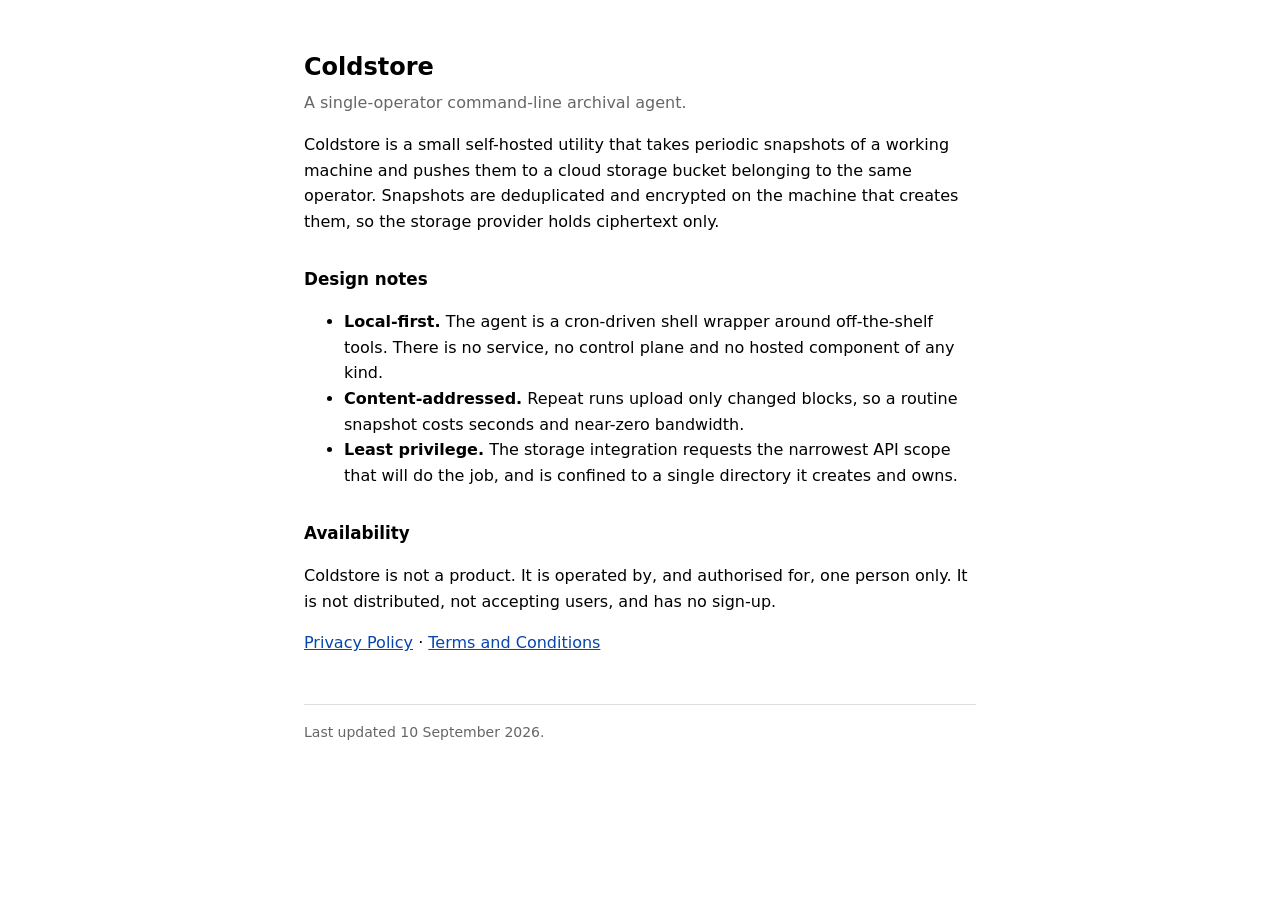
<file: index.html>
<!doctype html>
<html lang="en">
<head>
<meta charset="utf-8">
<meta name="viewport" content="width=device-width, initial-scale=1">
<title>Coldstore</title>
<link rel="stylesheet" href="style.css">
</head>
<body>

<h1>Coldstore</h1>
<p class="sub">A single-operator command-line archival agent.</p>

<p>Coldstore is a small self-hosted utility that takes periodic snapshots of a
working machine and pushes them to a cloud storage bucket belonging to the
same operator. Snapshots are deduplicated and encrypted on the machine that
creates them, so the storage provider holds ciphertext only.</p>

<h2>Design notes</h2>
<ul>
  <li><strong>Local-first.</strong> The agent is a cron-driven shell wrapper
      around off-the-shelf tools. There is no service, no control plane and no
      hosted component of any kind.</li>
  <li><strong>Content-addressed.</strong> Repeat runs upload only changed
      blocks, so a routine snapshot costs seconds and near-zero bandwidth.</li>
  <li><strong>Least privilege.</strong> The storage integration requests the
      narrowest API scope that will do the job, and is confined to a single
      directory it creates and owns.</li>
</ul>

<h2>Availability</h2>
<p>Coldstore is not a product. It is operated by, and authorised for, one
person only. It is not distributed, not accepting users, and has no sign-up.</p>

<p><a href="privacy.html">Privacy Policy</a> · <a href="terms-and-conditions/">Terms and Conditions</a></p>

<footer>Last updated 10 September 2026.</footer>

</body>
</html>
</file>
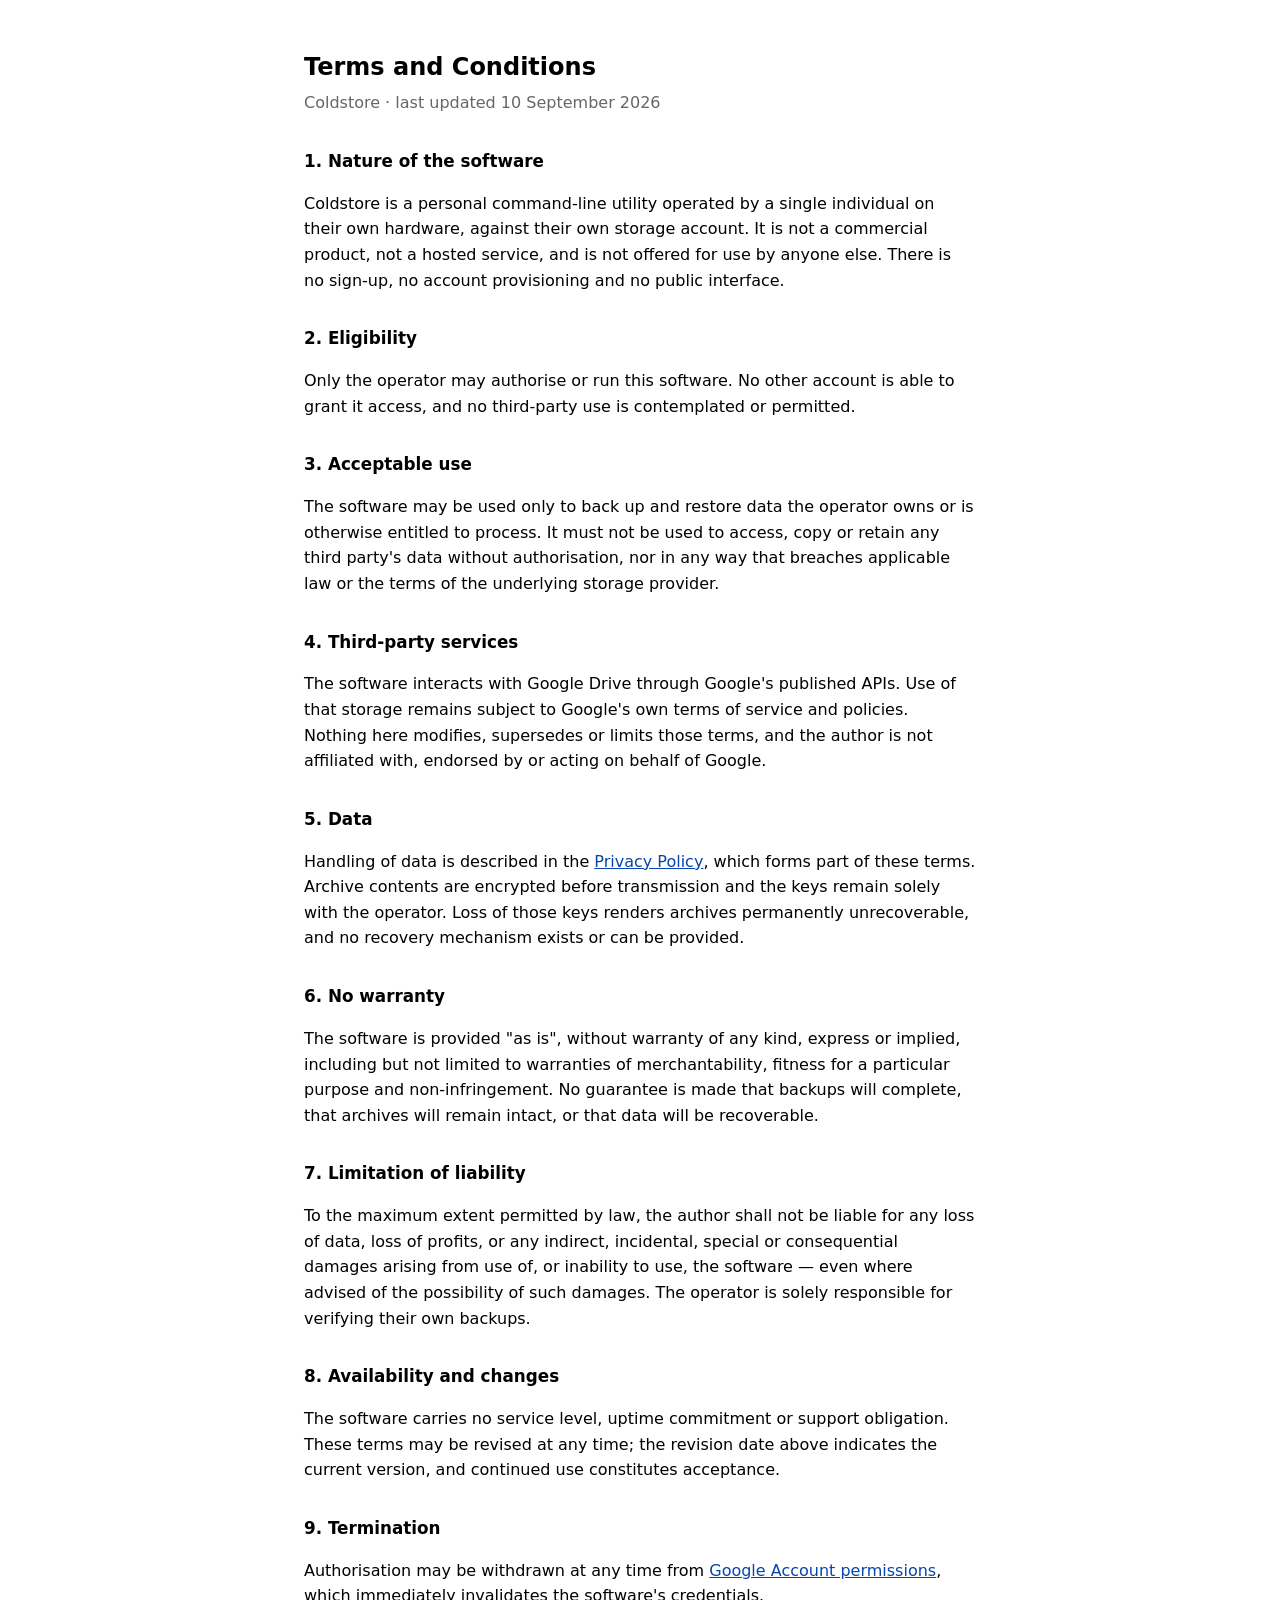
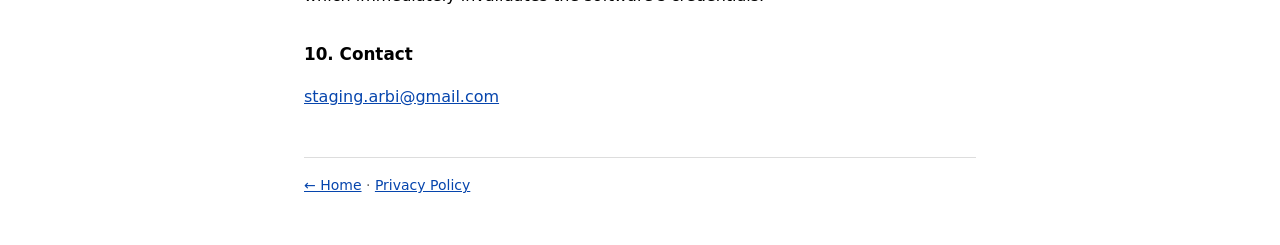
<file: terms-and-conditions/index.html>
<!doctype html>
<html lang="en">
<head>
<meta charset="utf-8">
<meta name="viewport" content="width=device-width, initial-scale=1">
<title>Terms and Conditions — Coldstore</title>
<link rel="stylesheet" href="../style.css">
</head>
<body>

<h1>Terms and Conditions</h1>
<p class="sub">Coldstore · last updated 10 September 2026</p>

<h2>1. Nature of the software</h2>
<p>Coldstore is a personal command-line utility operated by a single
individual on their own hardware, against their own storage account. It is not
a commercial product, not a hosted service, and is not offered for use by
anyone else. There is no sign-up, no account provisioning and no public
interface.</p>

<h2>2. Eligibility</h2>
<p>Only the operator may authorise or run this software. No other account is
able to grant it access, and no third-party use is contemplated or permitted.</p>

<h2>3. Acceptable use</h2>
<p>The software may be used only to back up and restore data the operator
owns or is otherwise entitled to process. It must not be used to access,
copy or retain any third party's data without authorisation, nor in any way
that breaches applicable law or the terms of the underlying storage provider.</p>

<h2>4. Third-party services</h2>
<p>The software interacts with Google Drive through Google's published APIs.
Use of that storage remains subject to Google's own terms of service and
policies. Nothing here modifies, supersedes or limits those terms, and the
author is not affiliated with, endorsed by or acting on behalf of Google.</p>

<h2>5. Data</h2>
<p>Handling of data is described in the <a href="../privacy.html">Privacy
Policy</a>, which forms part of these terms. Archive contents are encrypted
before transmission and the keys remain solely with the operator. Loss of
those keys renders archives permanently unrecoverable, and no recovery
mechanism exists or can be provided.</p>

<h2>6. No warranty</h2>
<p>The software is provided "as is", without warranty of any kind, express or
implied, including but not limited to warranties of merchantability, fitness
for a particular purpose and non-infringement. No guarantee is made that
backups will complete, that archives will remain intact, or that data will be
recoverable.</p>

<h2>7. Limitation of liability</h2>
<p>To the maximum extent permitted by law, the author shall not be liable for
any loss of data, loss of profits, or any indirect, incidental, special or
consequential damages arising from use of, or inability to use, the software —
even where advised of the possibility of such damages. The operator is solely
responsible for verifying their own backups.</p>

<h2>8. Availability and changes</h2>
<p>The software carries no service level, uptime commitment or support
obligation. These terms may be revised at any time; the revision date above
indicates the current version, and continued use constitutes acceptance.</p>

<h2>9. Termination</h2>
<p>Authorisation may be withdrawn at any time from
<a href="https://myaccount.google.com/permissions">Google Account
permissions</a>, which immediately invalidates the software's credentials.</p>

<h2>10. Contact</h2>
<p><a href="mailto:staging.arbi@gmail.com">staging.arbi@gmail.com</a></p>

<footer><a href="../index.html">← Home</a> · <a href="../privacy.html">Privacy Policy</a></footer>

</body>
</html>
</file>
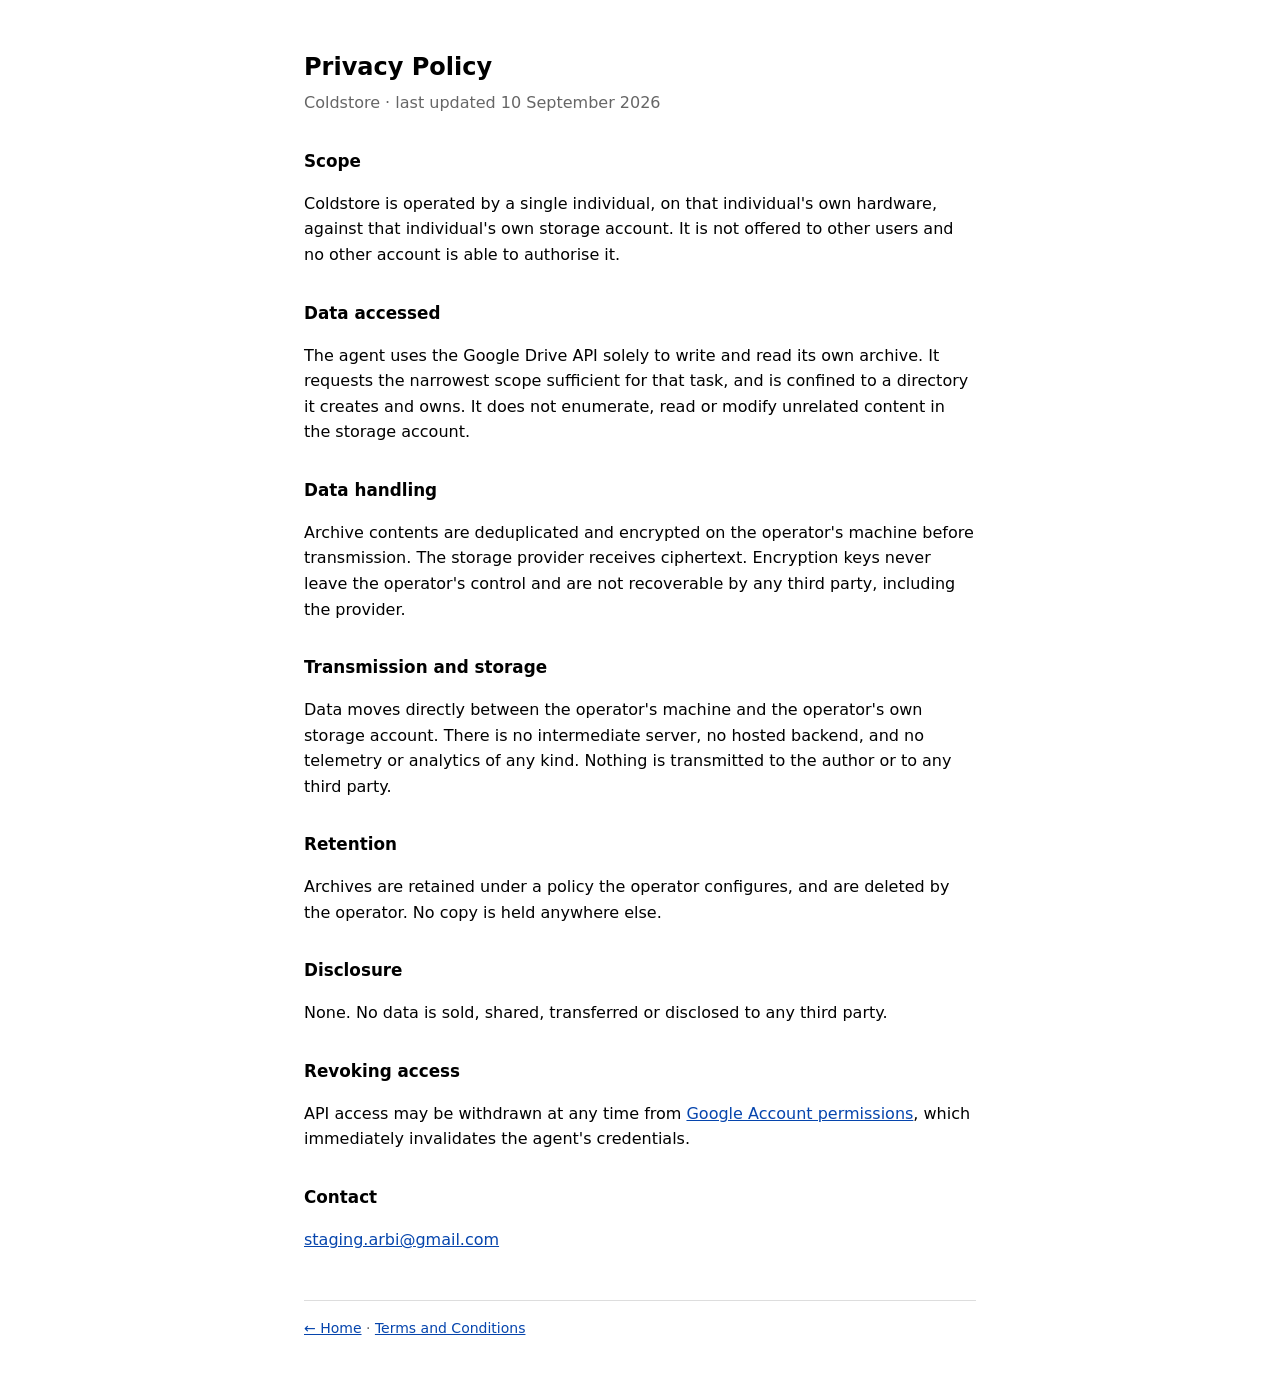
<file: privacy.html>
<!doctype html>
<html lang="en">
<head>
<meta charset="utf-8">
<meta name="viewport" content="width=device-width, initial-scale=1">
<title>Privacy Policy — Coldstore</title>
<link rel="stylesheet" href="style.css">
</head>
<body>

<h1>Privacy Policy</h1>
<p class="sub">Coldstore · last updated 10 September 2026</p>

<h2>Scope</h2>
<p>Coldstore is operated by a single individual, on that individual's own
hardware, against that individual's own storage account. It is not offered to
other users and no other account is able to authorise it.</p>

<h2>Data accessed</h2>
<p>The agent uses the Google Drive API solely to write and read its own
archive. It requests the narrowest scope sufficient for that task, and is
confined to a directory it creates and owns. It does not enumerate, read or
modify unrelated content in the storage account.</p>

<h2>Data handling</h2>
<p>Archive contents are deduplicated and encrypted on the operator's machine
before transmission. The storage provider receives ciphertext. Encryption keys
never leave the operator's control and are not recoverable by any third party,
including the provider.</p>

<h2>Transmission and storage</h2>
<p>Data moves directly between the operator's machine and the operator's own
storage account. There is no intermediate server, no hosted backend, and no
telemetry or analytics of any kind. Nothing is transmitted to the author or to
any third party.</p>

<h2>Retention</h2>
<p>Archives are retained under a policy the operator configures, and are
deleted by the operator. No copy is held anywhere else.</p>

<h2>Disclosure</h2>
<p>None. No data is sold, shared, transferred or disclosed to any third party.</p>

<h2>Revoking access</h2>
<p>API access may be withdrawn at any time from
<a href="https://myaccount.google.com/permissions">Google Account
permissions</a>, which immediately invalidates the agent's credentials.</p>

<h2>Contact</h2>
<p><a href="mailto:staging.arbi@gmail.com">staging.arbi@gmail.com</a></p>

<footer><a href="index.html">← Home</a> · <a href="terms-and-conditions/">Terms and Conditions</a></footer>

</body>
</html>
</file>
<file: style.css>
:root { color-scheme: light dark; }
body {
  max-width: 42rem; margin: 3rem auto; padding: 0 1.25rem;
  font: 16px/1.6 system-ui, -apple-system, "Segoe UI", Roboto, sans-serif;
}
h1 { font-size: 1.5rem; margin-bottom: .25rem; }
.sub { color: #666; margin-top: 0; }
h2 { font-size: 1.05rem; margin-top: 2rem; }
footer { margin-top: 3rem; font-size: .875rem; color: #666;
         border-top: 1px solid #ddd; padding-top: 1rem; }
a { color: #0645ad; }
@media (prefers-color-scheme: dark) {
  body { background: #121212; color: #e0e0e0; }
  .sub, footer { color: #999; }
  footer { border-top-color: #333; }
  a { color: #7aa7ff; }
}
</file>
